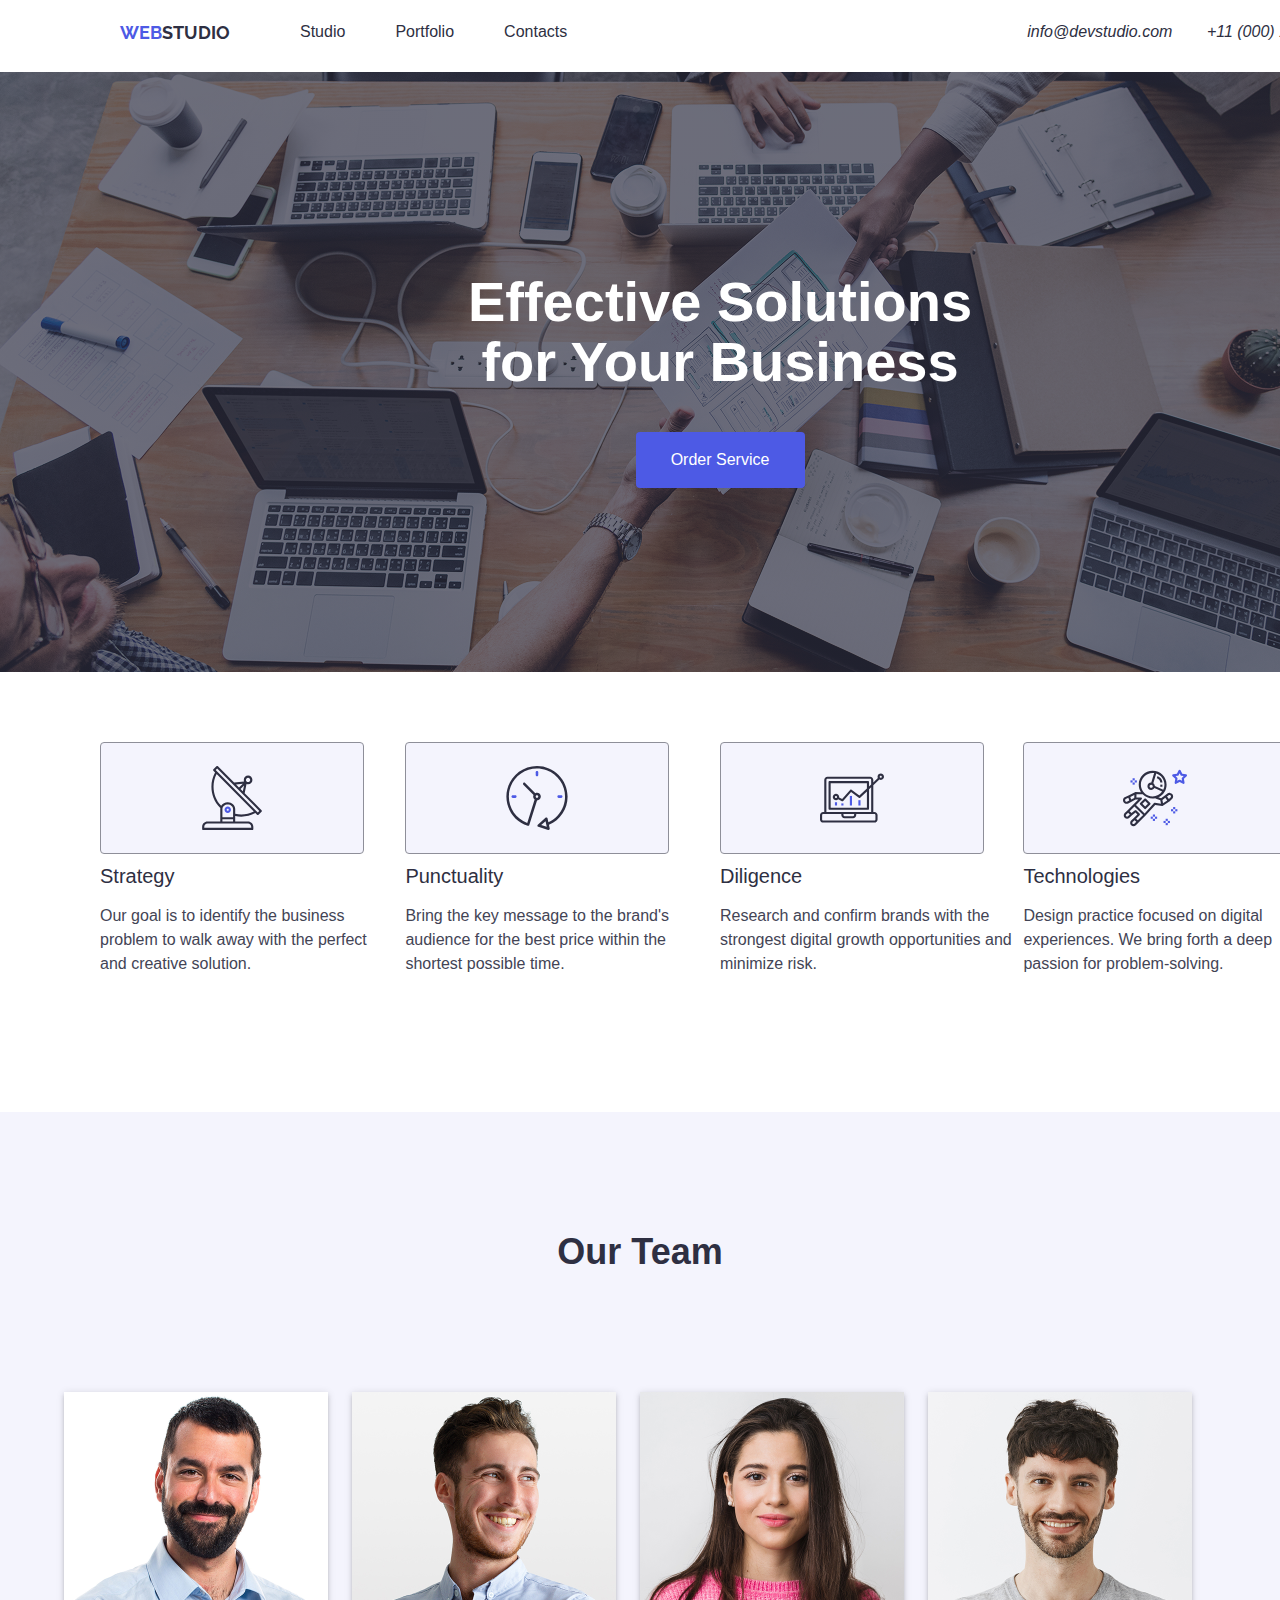
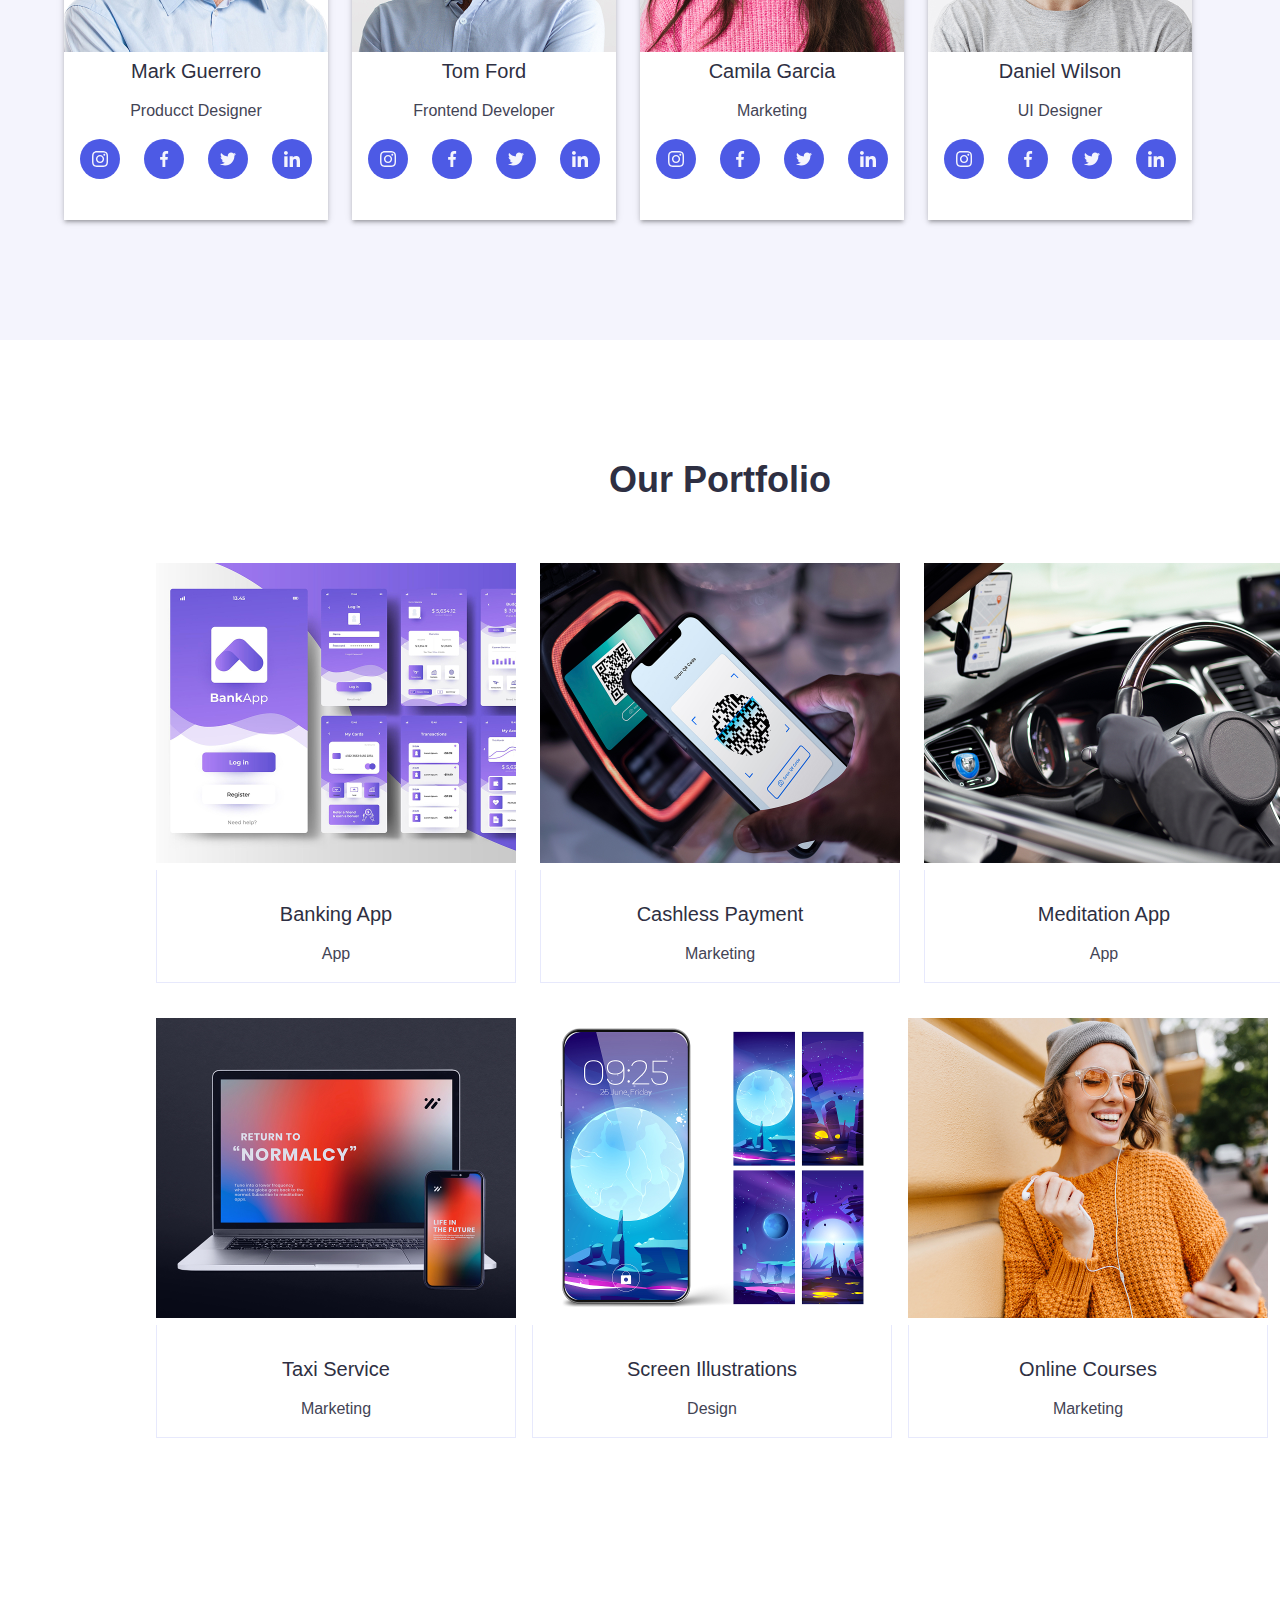
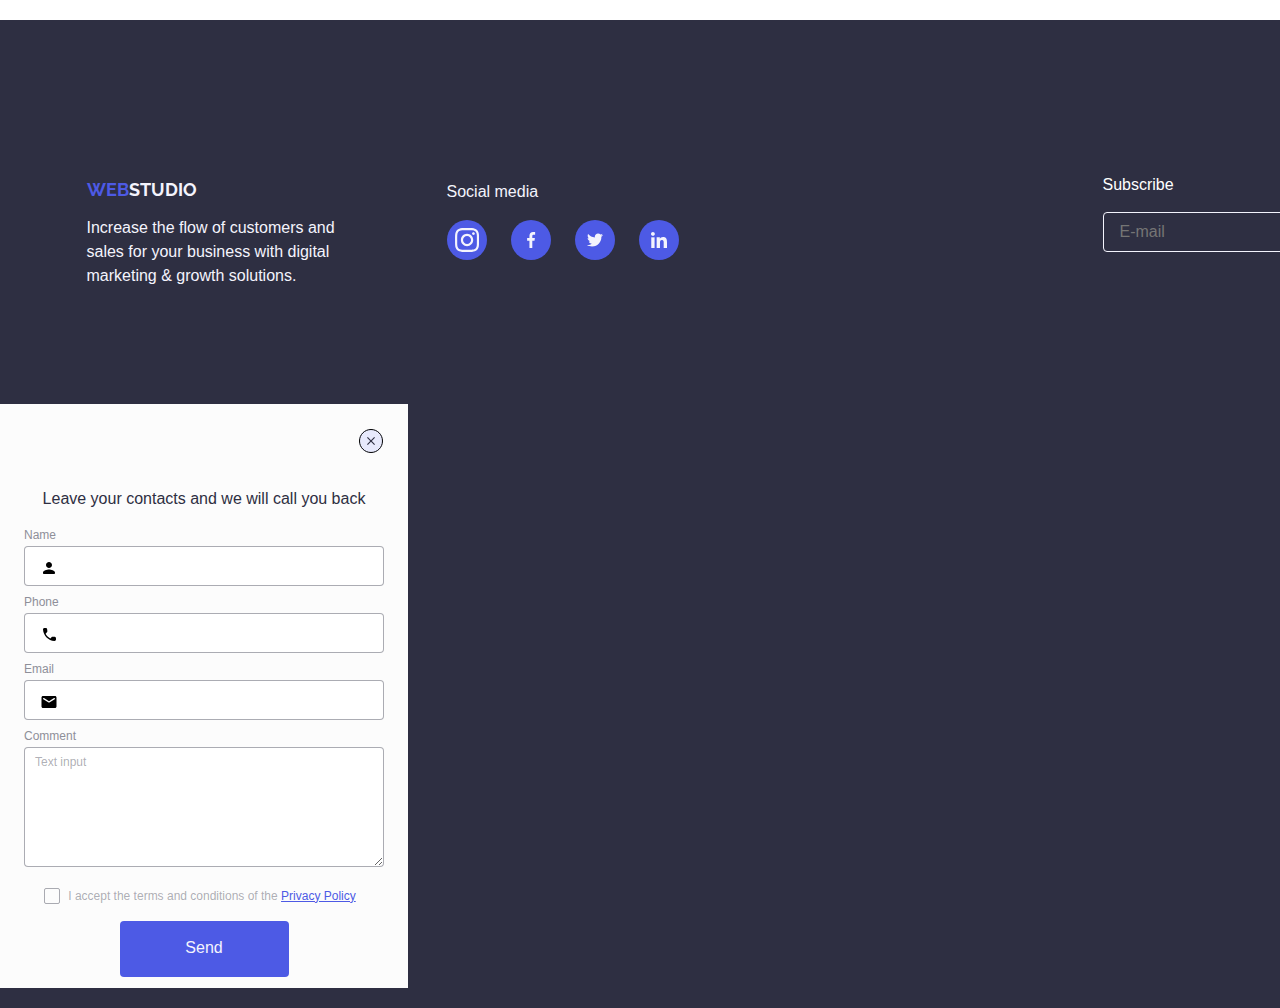
<file: index.html>
<!DOCTYPE html>
<html lang="en">
<head>
    <meta charset="UTF-8">
    <meta name="viewport" content="width=device-width, initial-scale=1.0">
    <title>Document</title>
    <link rel="stylesheet" href="https://cdnjs.cloudflare.com/ajax/libs/modern-normalize/3.0.1/modern-normalize.min.css">
    <link rel="stylesheet" href="./css/styles.css">
    <link rel="preconnect" href="https://fonts.googleapis.com">
<link rel="preconnect" href="https://fonts.gstatic.com" crossorigin>
<link href="https://fonts.googleapis.com/css2?family=Roboto+Serif:ital,opsz,wght@0,8..144,100..900;1,8..144,100..900&display=swap" rel="stylesheet">
<link href="https://fonts.googleapis.com/css2?family=Raleway:ital,wght@0,100..900;1,100..900&family=Roboto+Serif:ital,opsz,wght@0,8..144,100..900;1,8..144,100..900&display=swap" rel="stylesheet">
</head>
    <header>
        <div class="header-container">
            <div class="logo">
        <a class="logo" href="http://127.0.0.1:3000/index.html">WEB<span class="logo1color">STUDIO</span></a>
           </div>
        <nav>
            <ul >
            <div class="header-nav">
                <li> <a href="">Studio</a></li>
                <li> <a href="">Portfolio</a></li>
                <li> <a href="">Contacts</a></li>
            </div>
            </ul>
        
        </nav>
            <div class="header-adress">
           <address> 
            <a class="mail" href="mailto:info@devstudio.com">info@devstudio.com
            </a>
            <a class="tel" href="tel:+11(000)111-11-11">+11 (000) 111-11-11</a>
           </address>
            </div>
    </div>
    </header>
    <main>
            <section class="sc1">
            <div class="container1">
            <h1>Effective Solutions for Your Business</h1>
                <button class="os-button">Order Service</button>
            </div>
            </section>
            <section class="sc2">
                <div class="container2">
                <ul>
                    <li class="sc2-card"> <div class="sc2-svg-cont">
                        <svg class="antenna"><use xlink:href="./images/icons.svg/symbol-defs.svg#antenna"></use></svg>
                        </div>
                            <h3>Strategy</h3>
                            <p>Our goal is to identify the business
                            problem to walk away with the perfect and creative solution. </p>
                    </li>
                    <li class="sc2-card">
                        <div class="sc2-svg-cont">
                        <svg class="clock"><use xlink:href="./images/icons.svg/symbol-defs.svg#clock"></use></svg>
                        </div>
                           <h3>Punctuality</h3>
                           <p>Bring the key message to the brand's audience for the best price within the shortest possible time.</p>
                    </li>
                    <li class="sc2-card">
                        <div class="sc2-svg-cont">
                        <svg class="diagram"><use xlink:href="./images/icons.svg/symbol-defs.svg#diagram"></use></svg> 
                        </div>
                            <h3>Diligence</h3>
                            <p>Research and confirm brands with the strongest digital growth opportunities and minimize risk.</p>
                    </li>
                    <li class="sc2-card">
                        <div class="sc2-svg-cont">
                         <svg class="astronaut"><use xlink:href="./images/icons.svg/symbol-defs.svg#astronaut"></use></svg>
                        </div>
                             <h3>Technologies</h3>
                              <p>Design practice focused on digital experiences. We bring forth a deep passion for problem-solving.</p>
                    </li>
                </ul>
              </div>
        </section>
        <section class="sc3">
            <h2>Our Team</h2>
         <ul class="card-div">
           
            <li class="sc3-card"><img src="./images/teamcard1.jpg" alt="Mark Guerrero-Product Designer" width="264px">
                <h3>Mark Guerrero</h3>
                <p>Producct Designer</p>
                <div class="sm-div">
                    <ul class="sm">
                        <li class="sm-item">
                            <svg class="instagram">
                            <use xlink:href="./images/icons.svg/symbol-defs.svg#instagram"></use>
                            </svg>
                        </li>
                        <li class="sm-item">
                            <svg class="facebook">
                            <use xlink:href="./images/icons.svg/symbol-defs.svg#facebook"></use>
                            </svg>
                        </li>
                        <li class="sm-item">
                            <svg class="twitter">
                            <use xlink:href="./images/icons.svg/symbol-defs.svg#twitter"></use>
                            </svg>
                        </li>
                        <li class="sm-item">
                            <svg class="linkedin">
                            <use xlink:href="./images/icons.svg/symbol-defs.svg#linkedin"></use>
                        </svg>
                        </li>        
                     </ul>                   
                </div>
                    
            </li>
                 
            
             <li class="sc3-card"><img src="./images/teamcard2.jpg" alt="Tom Ford-Frontend Developer " width="264px">
                    <h3>Tom Ford</h3>
                    <p>Frontend Developer</p>
                    <div class="sm-div">
                        <ul class="sm">
                        <li class="sm-item">
                            <svg class="instagram">
                            <use xlink:href="./images/icons.svg/symbol-defs.svg#instagram"></use>
                            </svg>
                        </li>
                        <li class="sm-item">
                            <svg class="facebook">
                            <use xlink:href="./images/icons.svg/symbol-defs.svg#facebook"></use>
                            </svg>
                        </li>
                        <li class="sm-item">
                            <svg class="twitter">
                            <use xlink:href="./images/icons.svg/symbol-defs.svg#twitter"></use>
                            </svg>
                        </li>
                        <li class="sm-item">
                            <svg class="linkedin">
                            <use xlink:href="./images/icons.svg/symbol-defs.svg#linkedin"></use>
                        </svg>
                        </li>        
                     </ul>                   
                    </div>
                
                
            </li>
             <li class="sc3-card"><img src="./images/teamcard3.jpg" alt="Camilla Garcia-Marketing" width="264px">
                    <h3>Camila Garcia</h3>
                    <p>Marketing</p>
                    <div class="sm-div">
                        <ul class="sm">
                        <li class="sm-item">
                            <svg class="instagram">
                            <use xlink:href="./images/icons.svg/symbol-defs.svg#instagram"></use>
                            </svg>
                        </li>
                        <li class="sm-item">
                            <svg class="facebook">
                            <use xlink:href="./images/icons.svg/symbol-defs.svg#facebook"></use>
                            </svg>
                        </li>
                        <li class="sm-item">
                            <svg class="twitter">
                            <use xlink:href="./images/icons.svg/symbol-defs.svg#twitter"></use>
                            </svg>
                        </li>
                        <li class="sm-item">
                            <svg class="linkedin">
                            <use xlink:href="./images/icons.svg/symbol-defs.svg#linkedin"></use>
                        </svg>
                        </li>        
                     </ul>                   
                    </div>
               
            </li>
             <li class="sc3-card"><img src="./images/teamcard4.jpg" alt="Daniel Wilson-UI Designer" width="264px">
                    <h3>Daniel Wilson</h3>
                    <p>UI Designer</p>
                    <div class="sm-div">
                        <ul class="sm">
                        <li class="sm-item">
                            <svg class="instagram">
                            <use xlink:href="./images/icons.svg/symbol-defs.svg#instagram"></use>
                            </svg>
                        </li>
                        <li class="sm-item">
                            <svg class="facebook">
                            <use xlink:href="./images/icons.svg/symbol-defs.svg#facebook"></use>
                            </svg>
                        </li>
                        <li class="sm-item">
                            <svg class="twitter">
                            <use xlink:href="./images/icons.svg/symbol-defs.svg#twitter"></use>
                            </svg>
                        </li>
                        <li class="sm-item">
                            <svg class="linkedin">
                            <use xlink:href="./images/icons.svg/symbol-defs.svg#linkedin"></use>
                        </svg>
                        </li>        
                     </ul>                   
                    </div>
               
               
            </li>
         </ul>
           
        </section>


        <section class="sc4">
            <div class="container4">
            <h2>Our Portfolio</h2>
            <ul>
                <li><img class="card-img" src="./images/img1.jpg" alt="Banking App visual" width="360px">
                 <div class="pcard">
                    <h3>Banking App</h3>
                    <p>App</p>  
                 </div>
                 <div class="overlay">
                        <p>14 Stylish and User-Friendly App Design Concepts · Task Manager App · Calorie Tracker App · Exotic Fruit Ecommerce App · Cloud Storage App</p>
                    </div>
                </li>
                <li><img class="card-img" src="./images/img2.jpg" alt="Cashless Payment visual" width="360px">
                    <div class="pcard">
                    <h3>Cashless Payment</h3>
                    <p>Marketing</p>
                </div>
                <div class="overlay">
                        <p>14 Stylish and User-Friendly App Design Concepts · Task Manager App · Calorie Tracker App · Exotic Fruit Ecommerce App · Cloud Storage App</p>
                    </div>
                </li>
                <li ><img class="card-img" src="./images/img3.jpg" alt="Meditation App visual" width="360px">
                  <div class="pcard">
                    <h3>Meditation App</h3>
                    <p>App</p>
                  </div>
                  <div class="overlay">
                        <p>14 Stylish and User-Friendly App Design Concepts · Task Manager App · Calorie Tracker App · Exotic Fruit Ecommerce App · Cloud Storage App</p>
                    </div>
                </li>
                <li ><img class="card-img" src="./images/img4.jpg" alt="Taxi Service visual" width="360px">
                   <div class="pcard">
                    <h3>Taxi Service</h3>
                    <p>Marketing</p>
                   </div>
                   <div class="overlay">
                        <p>14 Stylish and User-Friendly App Design Concepts · Task Manager App · Calorie Tracker App · Exotic Fruit Ecommerce App · Cloud Storage App</p>
                    </div>
                </li>
                <li ><img class="card-img" src="./images/img5.jpg" alt="Screen Illustrations visual" width="360px">
                   <div class="pcard">
                    <h3>Screen Illustrations</h3>
                    <p>Design</p>
                   </div>
                   <div class="overlay">
                        <p>14 Stylish and User-Friendly App Design Concepts · Task Manager App · Calorie Tracker App · Exotic Fruit Ecommerce App · Cloud Storage App</p>
                    </div>
                </li>
                <li ><img class="card-img" src="./images/img6.jpg" alt="Online Courses visual" width="360px">
                  <div class="pcard">
                    <h3>Online Courses</h3>
                    <p>Marketing</p>
                  </div>
                  <div class="overlay">
                        <p>14 Stylish and User-Friendly App Design Concepts · Task Manager App · Calorie Tracker App · Exotic Fruit Ecommerce App · Cloud Storage App</p>
                    </div>
                </li>
            </div>
        </section>
    </main>
    <footer>
        <div class="footer-container">
            <div class="footer-logo">
        <a class="f-logo" href="http://127.0.0.1:3000/index.html">WEB<span class="logo2color">STUDIO</span></a>
        <p>Increase the flow of customers and sales for your business with digital marketing & growth solutions.</p>
        </div>
        <div class="footer-sm-div">
        <p>Social media</p>
              <ul class="footer-sm">
                        <li class="footer-sm-item">
                            <svg class="instagram">
                            <use xlink:href="./images/icons.svg/symbol-defs.svg#instagram"></use>
                            </svg>
                        </li>
                        <li class="footer-sm-item">
                            <svg class="facebook">
                            <use xlink:href="./images/icons.svg/symbol-defs.svg#facebook"></use>
                            </svg>
                        </li>
                        <li class="footer-sm-item">
                            <svg class="twitter">
                            <use xlink:href="./images/icons.svg/symbol-defs.svg#twitter"></use>
                            </svg>
                        </li>
                        <li class="footer-sm-item">
                            <svg class="linkedin">
                            <use xlink:href="./images/icons.svg/symbol-defs.svg#linkedin"></use>
                        </svg>
                        </li>        
    </ul>         
        </div>
        <div class="footer-form-div">
            <form class="footer-f" >
            <label  class="footer-label-email" for="email">Subscribe
            <input class="footer-email" type="email" name="email" placeholder="E-mail">
            </label>
            <div class="footer-button-wrapper">
            <button type="submit" name="subscribe">Subscribe </button>
            <svg class="subscribe-icon">
          <use xlink:href="./images/icons.svg/symbol-defs2.svg#icon-subscribe1"></use>
          </svg>
        </div>
           </form>
        </div>
    </div>



    <div class="is-open" class="modal"  >
    <div class="modal-content">
     <div class="close-div">
        <svg class="close-icon">
          <use xlink:href="./images/icons.svg/symbol-defs2.svg#icon-close"></use>
          </svg>
     </div>
    <form class="modal-form">
        <div class="form-text">
        <p>Leave your contacts and we will call you back</p>
        </div>
     <div class="form-input">
        <label class="form-input-label" for="name">
         Name <div class="modal-content-input-wrapper"> 
         <input  class="modal-content-input" type="text" name="name" id="name" /> 
          <svg class="icon">
          <use xlink:href="./images/icons.svg/symbol-defs2.svg#icon-person-black"></use>
          </svg>
         </div>
        </label>
    </div>
    <div class="form-input">
        <label class="form-input-label" for="phone">
         Phone  <div class="modal-content-input-wrapper">
         <input  class="modal-content-input" type="tel" name="phone" id="phone" />
         <svg class="icon">
          <use xlink:href="./images/icons.svg/symbol-defs2.svg#icon-phone-black"></use>
          </svg>
        </div>
        </label>
    </div>
    <div class="form-input">
        <label class="form-input-label" for="email">
         Email  <div class="modal-content-input-wrapper">
          <input  class="modal-content-input" type="email" name="email" id="email">
         <svg class="icon">
          <use xlink:href="./images/icons.svg/symbol-defs2.svg#icon-email-black"></use>
          </svg>
        </div>
        </label>
    </div>
    <div class="form-input">
        <label class="form-input-label" for="comment">
         Comment <textarea  class="modal-content-textarea" name="comment" id="comment" rows="6">Text input</textarea>
        </label>
     </div> 
     <div class="form-checkbox">
    
        
    <label class="modal-form-label" > 
        <input 
        class="modal-form-checkbox"
        type="checkbox"
        name="terms"
        id="terms" />
        
        <div class="modal-form-checkbox-wrapper">
        <svg class="icon-checkbox">
          <use xlink:href="./images/icons.svg/symbol-defs2.svg#icon-checkmark"></use>
          </svg>
        </div>
    <p class="checkbox-p">I accept the terms and conditions of the <a class="privacyp" href="">Privacy Policy</a></p>
    </label>
    </div>  
    <div>
        <button type="submit" class="send-btn">Send</button>
    </div>
    </div>
    </form>

   </div>
    </footer>
</body>


</div>
</html>
</file>
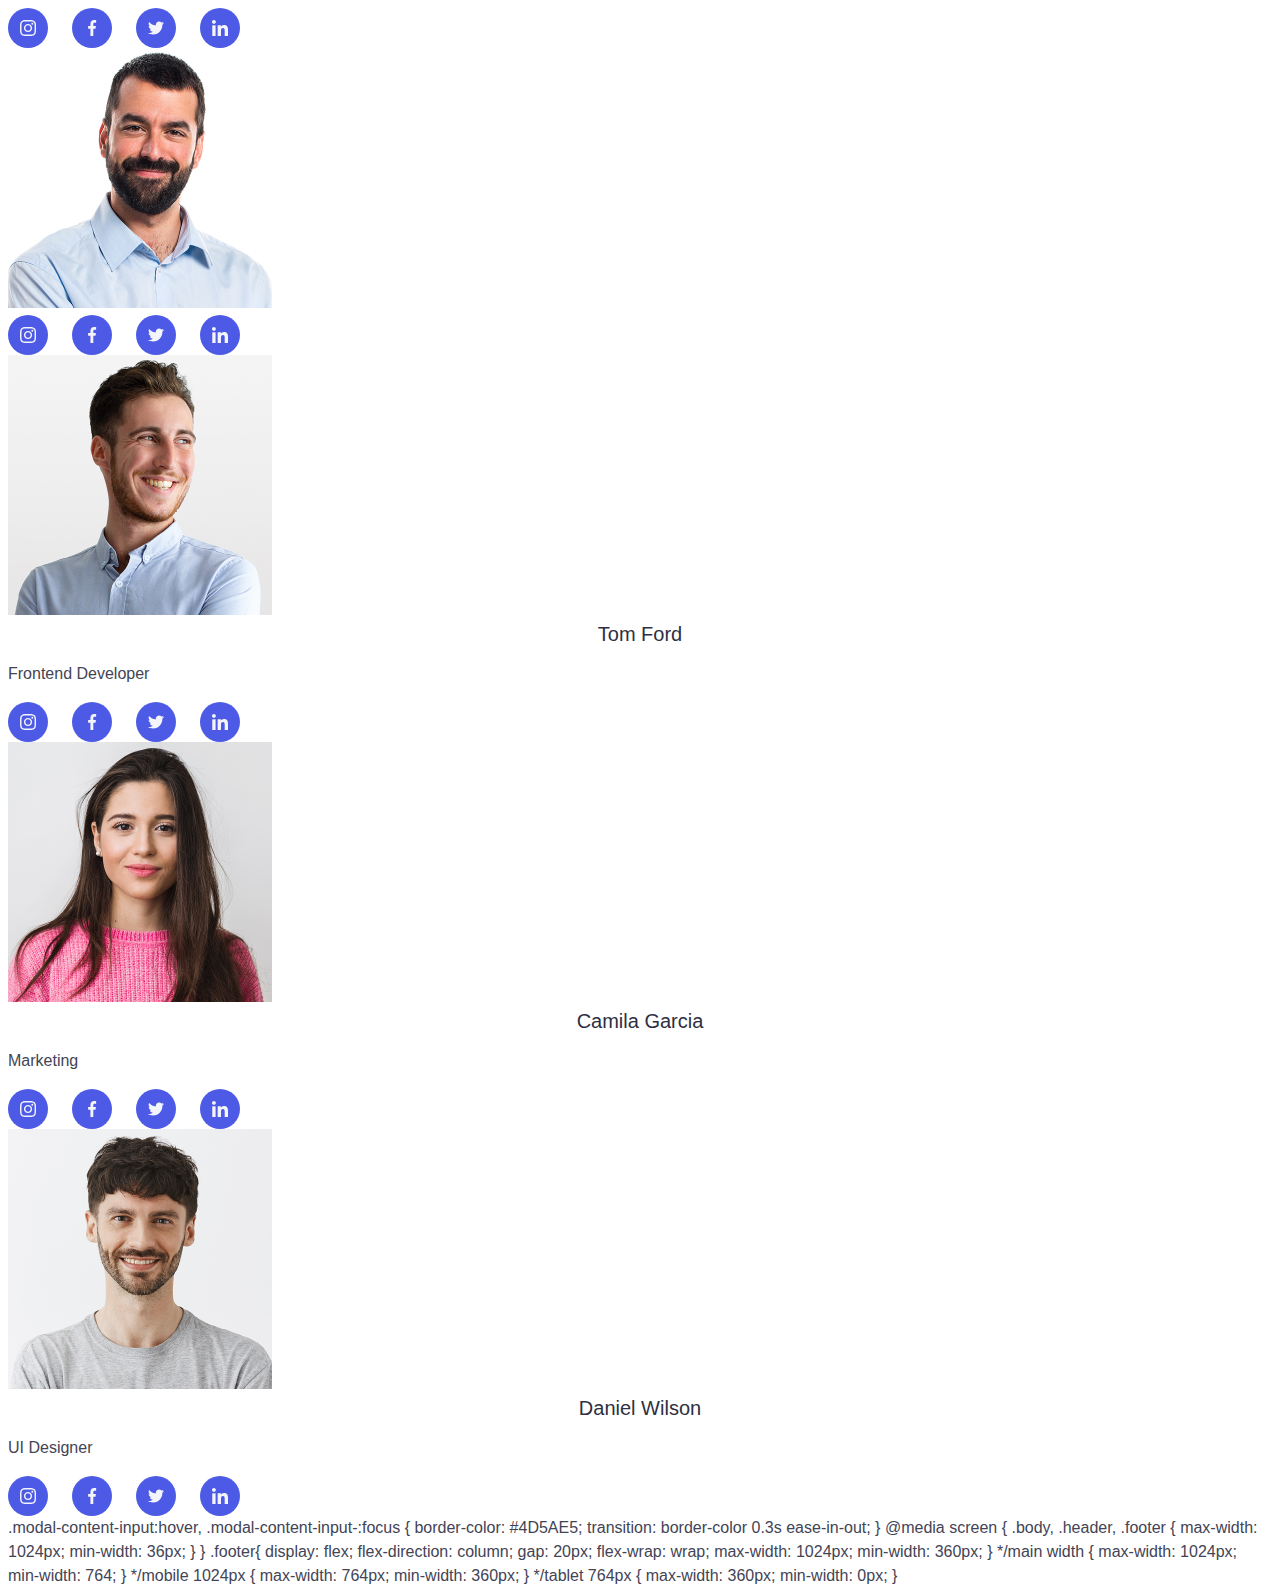
<file: icon.html>
<!DOCTYPE html>
<html lang="en">
<head>
    <meta charset="UTF-8">
    <meta name="viewport" content="width=device-width, initial-scale=1.0">
    <title>Document</title>
    <link rel="stylesheet" href="css\styles.css">
</head>
<body>
    <ul class="sm">
                        <li class="sm-item">
                            <svg class="instagram">
                            <use xlink:href="./images/icons.svg/symbol-defs.svg#instagram"></use>
                            </svg>
                        </li>
                        <li class="sm-item">
                            <svg class="facebook">
                            <use xlink:href="./images/icons.svg/symbol-defs.svg#facebook"></use>
                            </svg>
                        </li>
                        <li class="sm-item">
                            <svg class="twitter">
                            <use xlink:href="./images/icons.svg/symbol-defs.svg#twitter"></use>
                            </svg>
                        </li>
                        <li class="sm-item">
                            <svg class="linkedin">
                            <use xlink:href="./images/icons.svg/symbol-defs.svg#linkedin"></use>
                        </svg>
                        </li>        
    </ul>      
</body>

<ul>
        
                <li class="card1"><img src="./images/teamcard1.jpg" alt="Mark Guerrero-Product Designer" width="264px"> </li>
                     
                    
                
                    <ul class="sm">
                       
                        <li class="sm-item">
                            <svg class="instagram">
                            <use xlink:href="./images/icons.svg/symbol-defs.svg#instagram"></use>
                            </svg>
                        </li>
                        <li class="sm-item">
                            <svg class="facebook">
                            <use xlink:href="./images/icons.svg/symbol-defs.svg#facebook"></use>
                            </svg>
                        </li>
                        <li class="sm-item">
                            <svg class="twitter">
                            <use xlink:href="./images/icons.svg/symbol-defs.svg#twitter"></use>
                            </svg>
                        </li>
                        <li class="sm-item">
                            <svg class="linkedin">
                            <use xlink:href="./images/icons.svg/symbol-defs.svg#linkedin"></use>
                        </svg>
                        </li>        
                </ul>                      
        </li>
                 </div>           
                <li class="card2"><img src="./images/teamcard2.jpg" alt="Tom Ford-Frontend Developer " width="264px">
                    <h3>Tom Ford</h3>
                    <p>Frontend Developer</p>
                    <ul class="sm">
                        <li class="sm-item">
                            <svg class="instagram">
                            <use xlink:href="./images/icons.svg/symbol-defs.svg#instagram"></use>
                            </svg>
                        </li>
                        <li class="sm-item">
                            <svg class="facebook">
                            <use xlink:href="./images/icons.svg/symbol-defs.svg#facebook"></use>
                            </svg>
                        </li>
                        <li class="sm-item">
                            <svg class="twitter">
                            <use xlink:href="./images/icons.svg/symbol-defs.svg#twitter"></use>
                            </svg>
                        </li>
                        <li class="sm-item">
                            <svg class="linkedin">
                            <use xlink:href="./images/icons.svg/symbol-defs.svg#linkedin"></use>
                        </svg>
                        </li>        
                  </ul>                  
                </li>
             
                <li class="card3"><img src="./images/teamcard3.jpg" alt="Camilla Garcia-Marketing" width="264px">
                    <h3>Camila Garcia</h3>
                    <p>Marketing</p>
                    <ul class="sm">
                        <li class="sm-item">
                            <svg class="instagram">
                            <use xlink:href="./images/icons.svg/symbol-defs.svg#instagram"></use>
                            </svg>
                        </li>
                        <li class="sm-item">
                            <svg class="facebook">
                            <use xlink:href="./images/icons.svg/symbol-defs.svg#facebook"></use>
                            </svg>
                        </li>
                        <li class="sm-item">
                            <svg class="twitter">
                            <use xlink:href="./images/icons.svg/symbol-defs.svg#twitter"></use>
                            </svg>
                        </li>
                        <li class="sm-item">
                            <svg class="linkedin">
                            <use xlink:href="./images/icons.svg/symbol-defs.svg#linkedin"></use>
                        </svg>
                        </li>        
                </ul>                  
                </li>
            
                <li class="card4"><img src="./images/teamcard4.jpg" alt="Daniel Wilson-UI Designer" width="264px">
                    <h3>Daniel Wilson</h3>
                    <p>UI Designer</p>
                    <ul class="sm">
                        <li class="sm-item">
                            <svg class="instagram">
                            <use xlink:href="./images/icons.svg/symbol-defs.svg#instagram"></use>
                            </svg>
                        </li>
                        <li class="sm-item">
                            <svg class="facebook">
                            <use xlink:href="./images/icons.svg/symbol-defs.svg#facebook"></use>
                            </svg>
                        </li>
                        <li class="sm-item">
                            <svg class="twitter">
                            <use xlink:href="./images/icons.svg/symbol-defs.svg#twitter"></use>
                            </svg>
                        </li>
                        <li class="sm-item">
                            <svg class="linkedin">
                            <use xlink:href="./images/icons.svg/symbol-defs.svg#linkedin"></use>
                        </svg>
                        </li>        
                     </ul>                   
                </li>
            </ul>
        </div>




<div class="modal">
   <div class="modal-content">
    <form>
        <label for="name">
            Name
            <input type="text" name="name" id="name"\>
        </label>
        <label for="tel">
            Phone 
            <input type="tel" name="tel" id="tel"\>
        </label>
        <label for="email">
            E-mail 
            <input type="email" name="email" id="email">
        </label>
        <label for="comment">
            comment
            <textarea name="comment" id="comment">Text input</textarea>
        </label>
        <checkbox></checkbox>
    </form>

   </div>
</div>


.modal-content-input:hover, 
.modal-content-input-:focus  {
   border-color: #4D5AE5;
   transition: border-color 0.3s ease-in-out;
}
@media screen {
    .body,
    .header,
    .footer {
        max-width: 1024px;
        min-width: 36px;

    }
}
.footer{
    display: flex;
    flex-direction: column;
    gap: 20px;
    flex-wrap: wrap;
    max-width: 1024px;
    min-width: 360px;


}
*/main width {
    max-width: 1024px;
    min-width: 764;

}

*/mobile 1024px {
    max-width: 764px;
    min-width: 360px;

}

*/tablet 764px {
    max-width: 360px;
    min-width: 0px;
    
}



</html>
</file>
<file: css/styles.css>
::after{
    text-decoration:;
    content:" ";
}
body {
    font-family: Roboto, sans-serif;
    font-size: 16px;
    color: #434455;
    background-color: Dairy#FCFCFC;
    line-height: 1.5;
    letter-spacing: %2;
    font-weight: 400;
    font-size: 16px;
    text-decoration: none;
    
}
header {
    border-radius: 1%;
    height: 72px;
}
.header-container {
    display: flex;
    justify-content: center;
    align-items: center;
    gap: 10px;
    padding: 20px ;
    border-bottom: radius #000;
    width: 1440px;
    margin: 0 auto;
}
.logo {
    
    margin-right: 30px;
    margin-left: 50px;
    
}
.f-logo{
    margin-top: 9px;
    margin-right: 150px;
    
}
.header-nav {
    gap: 50px;
    display: flex;
    flex-direction: row;
    justify-content:flex-end ;
    align-items: center;
    margin-left: 0;
    margin-right: 400px;

}
.header-address {
    display: flex;
    flex-direction: row;
    justify-content: flex-end;
    text-decoration: none;
    background-color: white;
}
.mail {
    margin-right:30px ;
}
.tel {
    margin-right: 80px;
}
.container1, .container2, .container3, .container4 {
    width: 1440px;
    margin: 0 auto;
}
    
footer {
    background-color: #2E2F42;
    padding-bottom: 20px;
}
footer p {
    color: #F4F4FD;
   
   
}
.footer-logo {
    display: flex;
    flex-direction: column;
    justify-content: flex-start;
    margin-left: 50px;
    padding: 50px 50px 0 200px;
    
}
.footer-sm-div {
    display: flex;
    flex-direction: column;
    justify-content: center;
    align-items: center;
    margin-left: 50px;
    margin-right: 400px;
    
}
.footer-sm-div>p {
    align-self: flex-start;
}

 .footer-sm {
    display: flex;
    gap: 24px;
    flex-direction: row;
  }

   .footer-sm-item {
    border-radius: 50%;
    list-style-type: none;
    width: 40px;
    height: 40px;
    height: px;
    background-color: #4D5AE5;
    display: flex;
    
    align-items: center;
    justify-content: center;

  }
    .footer-sm-item .instagram, .twitter, .facebook, .linkedin {
    width: 24px;
    height: 24px;
  }
  .footer-sm .footer-sm-item:hover {
    background-color: #31D0AA;
  }
.footer-container {
    display: flex;
    flex-direction: row;
    align-items: center;
    justify-content: center;
    width: 1440px;
    padding: 100px 0 100px 0;
    margin: 0 auto;
}
.footer-form-div{
    display: flex;
   padding-right: 24px;
    
}
.footer-f{
    display: flex;
    flex-direction: row;
    gap: 24px;
    align-items: flex-end;
}
.footer-email {
    background-color: #2E2F42;
    border: 1px solid #F4F4FD;
    width: 264px;
    height: 40px;
    border-radius: 4px;
    margin-top: 15px;
    padding-left:16px;
}

.footer-label-email {
    color: white;
}
button {
    color:#F4F4FD;
    background-color: #4D5AE5;
    width: 165px;
    height: 40px;
    border-radius: 4px;
    padding: 8px 26px 8px 0px;
    border: none;
}
.subscribe-icon {
    fill: white;
    width: 24px;
    height: 24px;
    position: absolute;
    top: 20%;
    right: 22px;

}

.footer-button-wrapper {
   position: relative;
}

h1,h2,h3,h4 {
    margin-top: 0;
    margin-bottom: 0;
    color: #2E2F42;
}
ul {
    margin-top: 0;
    margin-bottom: 0;
    padding-left: 0;
}
h1 {
    color: #FFFFFF;
    text-align: center;
    font-size: 56px;
    font-weight: 700;
    line-height: 60px;
    
  border: 0px solid #000;
  padding: 200px 450px 40px 450px;
 
  
}
h2 {
    font-size: 36px;
    font-weight: 700;
    text-align: center;
    line-height: 40px;
    
}
h3 {
    font-size: 20px;
    font-weight: 500;
    line-height: 24px;
    text-align: center;
    justify-content: center;
    
}
ul {
    list-style-type: none;
 
}


.sc1 {
    text-align: center;


    
}
.container1 {
    height: 600px;
    background-color: #2E2F42B2;
    background-size: auto, cover;
    background-position: 50%, 50%;
    background-repeat: no-repeat;
    background-image: linear-gradient(
        to bottom,
        rgba(46, 47, 66, 0.7),
        rgba(46, 47, 66, 0.7)
    ),
        url(../images/peopleoffice1.jpg);
    
}
.container2 {
    background-color: white;
  
    
}
.container2 li>svg {
    border: 1px solid #8E8F99;
    border-radius: 4px;
    background-color: #F4F4FD;
    justify-content: center;
    align-items: center;
}
.antenna, .diagram, .clock, .astronaut {
    width: 64px;
    height: 64px;
}
.sc2-svg-cont {
    border: 1px solid #8E8F99;
    width: 264px;
    height: 112px;
    border-radius: 4px;
    background-color: #F4F4FD;
    display: flex;
    justify-content: center;
    align-items: center;

}

.sc2 ul {
    display: flex;
    gap: 10px;
    flex-direction: row;
    background-color: white;
    align-items: center;
    justify-content: flex-start;
    padding: 70px 0 120px 0;
    margin-right: 100px;
    margin-left: 100px; 
}
.sc2-card h3 {
    justify-self: start;
    padding-top: 10px;
    font-weight: 500;
}
    
 .container3 {
    display: flex;
    flex-direction: row;
 }
.sc3 {
    text-align: center;
    background-color: #F4F4FD;
    padding-top: 120px;
    display: flex;
    flex-direction: column;
    justify-content: center;
    align-items: center;
   
}
.sc3 .card-div {
    
    display: flex;
    gap: 24px;
    flex-direction: row;
    justify-content: space-between;
    align-items: center;
    padding: 120px 0 120px 0;
    
    
}
.sc3 .card-div .sc3-card {
    box-shadow: 0px 3px 3px -2px rgba(0, 0, 0, 0.2), 0px 3px 4px 0px rgba(0, 0, 0, 0.14), 0px 1px 8px 0px rgba(0, 0, 0, 0.12);
    height: 428px; 
    width: 264px;
   background-color: white;
}

.sm-div {
    display: flex;
    justify-content: center;
   padding-left: 24px; 
}

    
  .sm {
    display: flex;
    gap: 24px;
  }

  .sm .sm-item {
    border-radius: 50%;
    list-style-type: none;
    width: 40px;
    height: 40px;
    background-color: #4D5AE5;
    display: flex;
    align-items: center;
    justify-content: center;

  }
 
  
.instagram, .twitter,.facebook ,.linkedin{
    width: 16px;
    height: 16px;
    display: flex;
    margin-top: 0px;
}
.sm .sm-item:hover {
    background-color: #404BBF;
}
.sc4 {
    padding: 120px 0 120px 0;
}
.sc4 ul {
    text-align: center;
    display: flex;
    flex-wrap: wrap;
    gap: 10px;
    flex-direction: row;
    align-items: center;
    justify-content: space-between;
    padding: 50px 0 50px 0;
    width: 1128px;
    height: 1000px;
    margin-left: 156px;
    margin-right: 156px;
}
.sc4 ul>li:hover {
    box-shadow: 0px 3px 3px -2px rgba(0, 0, 0, 0.2), 0px 3px 4px 0px rgba(0, 0, 0, 0.14), 0px 1px 8px 0px rgba(0, 0, 0, 0.12);
    transition: box-shadow 250ms cubic-bezier(0.4, 0, 0.2, 1);
}
.sc4 ul>li {
    width: 360px;
    height: 420px;
    
    
}
.item {
    flex: 1 1 calc(33.333% - 10px);
    max-width: calc(33.333% - 10px);
    padding: 20px;
    text-align: center;
}
.pcard {
    border: #E7E9FC solid 1px ;
    border-top: 0;
    width: 360px;
    height: 120px;
    padding: 32px 16px 32px 16px;
    gap: 8px;
    
    

    
}
.logo,.f-logo {
    color: #4D5AE5;
    font-family: Raleway, sans-serif;
    font-size: 18px;
    font-weight: 700;
    line-height: 21px;
    letter-spacing: %3;
    text-alignment: center;
    text-transform: uppercase;
    text-decoration: none;
}
.logo1color {
    color: #2E2F42;
}
.logo2color {
    color: #F4F4FD;

}
a {
    color: #2E2F42;
    font-weight: 500;
    text-decoration: none;
}
.os-button {
    color: #FFFFFF;
    font-weight: 500;
    line-height: 24px;
    letter-spacing: %4;
    text-alignment: center;
    background-color: #4D5AE5;
    margin-top: 0px;
    width: 169px;
    height: 56px;
    border: none;
    border-radius: 4px;
    padding: 16px 32px 16px 32px;
    cursor: pointer;
}
a:hover, a:focus {
    color: #4D5AE5;
    transition: color 20ms cubic-bezier(0.4, 0, 0.2, 1);
}
.logo:hover, .logo:focus{
   color:#4D5AE5;
   transition: color 20ms cubic-bezier(0.4, 0, 0.2, 1);
}

 

.os-button:hover {

    background-color: rgba(64, 75, 191, 1);
    box-shadow: 0px 2px 1px 0px rgba(46, 47, 66, 0.08), 0px 1px 1px 0px rgba(46, 47, 66, 0.16);
    transition: background-color 250ms cubic-bezier(0.4, 0, 0.2, 1),
                box-shadow 250ms cubic-bezier(0.4, 0, 0.2, 1);
}


.container4 ul>li {
 position: relative;
  overflow: hidden; 
  border-bottom: #E7E9FC solid 1px;
    
}

.pcard {
    position: relative;
    z-index: 999;
    background-color:white;
}
.overlay {
  position: absolute;
  top: 0;
  left: 0;
  width: 100%;
  height: 100%;
  background-color: #4D5AE5;
  color: #E7E9FC;

  transform: translateY(100%);
  transition: transform 250ms ease-in-out;
  
}
.container4 ul>li:hover .overlay {
    transform: translateY(0);
  }


.modal {

    display: none;
    position: fixed;

    top: 0;
    left: 0;
    right: 0;
    bottom: 0;
    background-color: rgba(0, 0, 0, 0.5);

     justify-content: center;
    align-items: center;
    
    
}
 
.is-open {
    display: flex;
    
}
    
.modal-form {
    display: flex;
    flex-direction: column;
    width: 408px;
    height: 584px;
    gap: 5px;
    background-color: #FCFCFC;
    justify-content: center;
    align-items: center;
    padding-top: 10px;
    padding-bottom:70px;
}

.form-input>label {
    display: flex;
    flex-direction: column;
    gap: 4px;
    border-radius: 4px;
    font-size: 12px;
    font-weight: 400;
    line-height: 14px;
    letter-spacing: 4%;
   
    color: #8E8F99;
     
  
}


.form-text>p {
    color: #2E2F42;
    font-size: 16px;
    font-weight: 500;
    letter-spacing: 2%;
    line*height: 24px;
    margin-bottom: 0;
}

.form-text {
    padding: 120px 24px 12px 24px;
    font-weight: bold;
    
}

.send-btn {
    width: 169px;
    height: 56px;
    padding: 16px 32px;
    text-align: center;
}
.modal-content-input {
    width: 360px;
    height: 40px;
    padding: 4px;
    padding-left: 36px;
    border-radius: 4px;
     border: 1px solid #2E2F4266 ;
     
}
.modal-content-textarea {
    color:#2E2F4266 ;
   width: 360px;
    height: 120px;
    padding: 4px;
    padding-top: 8px;
    padding-left: 10px;
    border-radius: 4px;
     border: 1px solid #2E2F4266 ; 
}

   

.modal-content-input:hover {
   border-color: #4D5AE5;
    
}

.icon {
    
    height: 24px;
    width: 18px;
    position: absolute;
    top: 25%;
    left: 16px;
    transition: fill 0.3s ease-in-out;
    

    transform:  fill #4D5AE5;

}
.form-input-label:focus-within {
    color:  #4D5AE5;
    fill: #4D5AE5;
}
.icon:hover {
    fill: #4D5AE5;
}
.icon:focus-within {
    fill: #4D5AE5;
}

.modal-content-input-wrapper {
    position: relative;
}

.privacyp{
    color: #4D5AE5;
    text-decoration: underline;
}
.form-checkbox {
    font-size: 12px;
    font-weight: 400;
    line-height: 14px;
    letter-spacing: 4%;
}
.close-div{
 position: relative;
}
.close-icon {
    width: 24px;
    height: 24px;
    fill: #E7E9FC;

    position: absolute;
    right: 25px;
    top: 25px; 
}
.close-icon:hover {
    fill: #404BBF;
}
.modal-form-checkbox {
     position: absolute;
  width: 1px;
  height: 1px;
  margin: -1px;
  border: 0;
  padding: 0;
  
  white-space: nowrap;
  clip-path: inset(100%);
  clip: rect(0 0 0 0);
  overflow: hidden;
}
.modal-form-checkbox-wrapper {
    width: 16px;
    height: 16px;
    border: 1px solid  #2E2F4266;
    border-radius: 2px;
    display: flex;
    align-items: center;
    justify-content: center;

}
.modal-form-label {
    display: flex;
    align-items: center;
    justify-content: center;
    gap: 8px;
}
.modal-form-checkbox:checked + .modal-form-checkbox-wrapper {
    background-color: #4D5AE5;
}
.icon-checkbox {
    width: 16px;
    height: 16px;
    fill: #fff;
}
.checkbox-p {
    color: #2E2F4266;
    font-size: 12px;
    line-height: 16px;
    letter-spacing: 4%;
    font-weight: 400;
}
.privacyp {
    color: #4D5AE5;
    text-decoration: underline;
}
</file>
